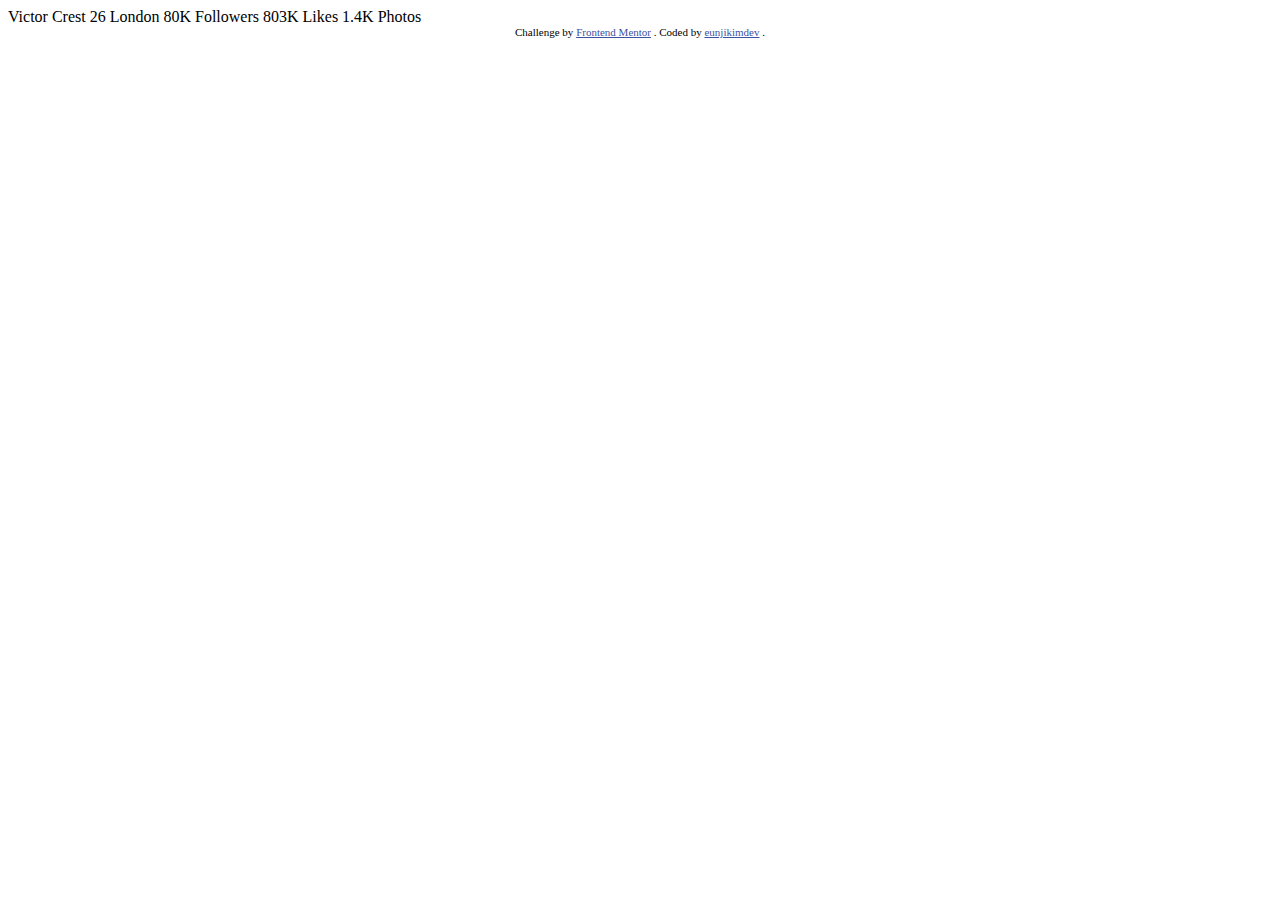
<file: index.html>
<!DOCTYPE html>
<html lang="en">
  <head>
    <meta charset="UTF-8" />
    <meta name="viewport" content="width=device-width, initial-scale=1.0" />

    <link rel="icon" type="image/png" sizes="32x32" href="./images/favicon-32x32.png" />
    <link rel="stylesheet" href="style.css" />

    <title>Frontend Mentor | Profile card component</title>
  </head>
  <body>
    Victor Crest 26 London 80K Followers 803K Likes 1.4K Photos
    <div class="attribution">
      Challenge by
      <a href="https://www.frontendmentor.io?ref=challenge" target="_blank">Frontend Mentor</a>
      . Coded by
      <a href="https://github.com/eunjikimdev">eunjikimdev</a>
      .
    </div>
  </body>
</html>
</file>
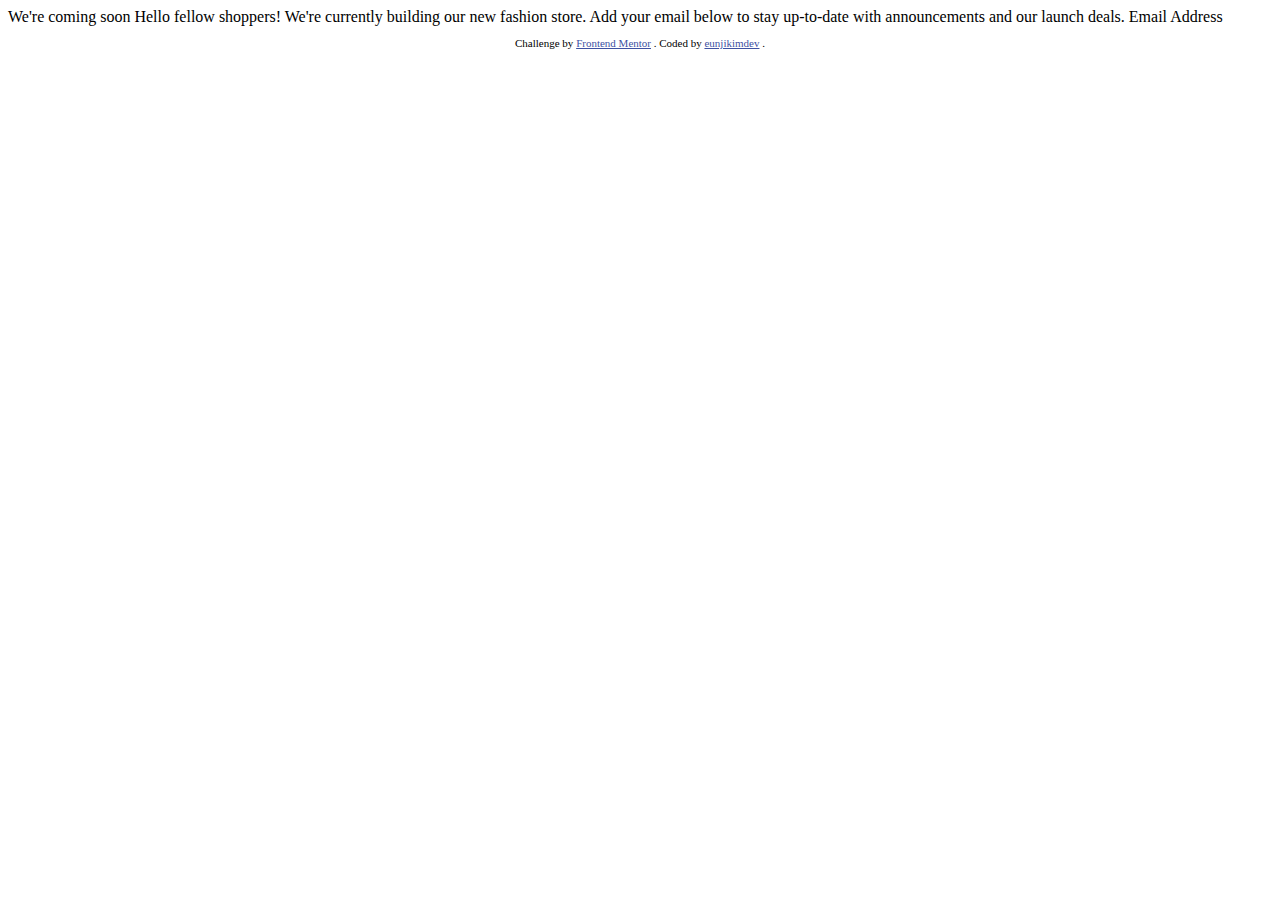
<file: base-apparel-coming-soon/index.html>
<!DOCTYPE html>
<html lang="en">
  <head>
    <meta charset="UTF-8" />
    <meta name="viewport" content="width=device-width, initial-scale=1.0" />
    <!-- displays site properly based on user's device -->

    <link rel="icon" type="image/png" sizes="32x32" href="./images/favicon-32x32.png" />

    <title>Frontend Mentor | Base Apparel coming soon page</title>

    <!-- Feel free to remove these styles or customise in your own stylesheet 👍 -->
    <style>
      .attribution {
        font-size: 11px;
        text-align: center;
      }
      .attribution a {
        color: hsl(228, 45%, 44%);
      }
    </style>
  </head>
  <body>
    We're coming soon Hello fellow shoppers! We're currently building our new fashion store. Add your email below to
    stay up-to-date with announcements and our launch deals. Email Address

    <footer>
      <p class="attribution">
        Challenge by
        <a href="https://www.frontendmentor.io?ref=challenge" target="_blank">Frontend Mentor</a>
        . Coded by
        <a href="https://github.com/eunjikimdev">eunjikimdev</a>
        .
      </p>
    </footer>
  </body>
</html>
</file>
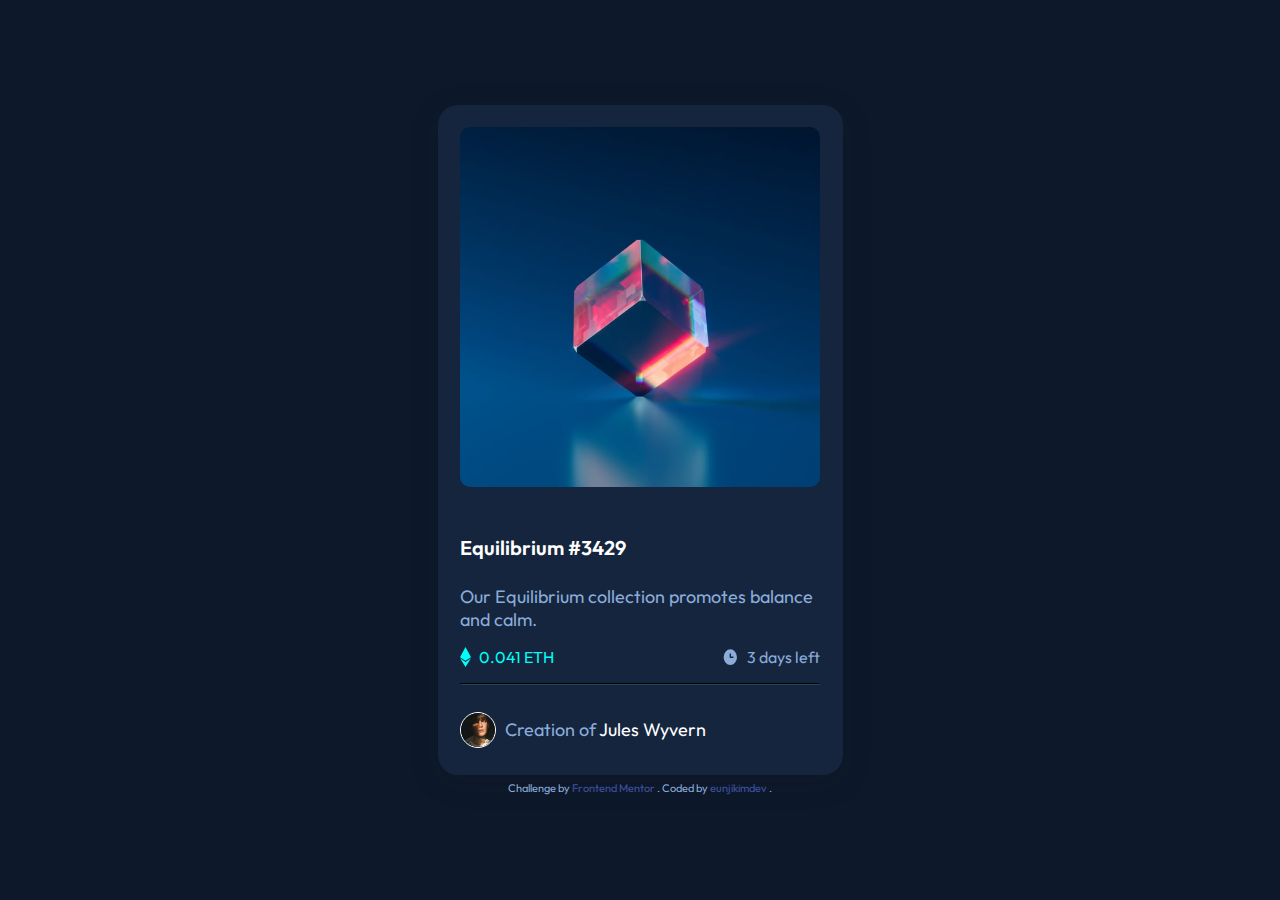
<file: nft-preview-card-component/index.html>
<!DOCTYPE html>
<html lang="en">
  <head>
    <meta charset="UTF-8" />
    <meta name="viewport" content="width=device-width, initial-scale=1.0" />
    <!-- displays site properly based on user's device -->

    <link rel="icon" type="image/png" sizes="32x32" href="./images/favicon-32x32.png" />

    <title>Frontend Mentor | NFT preview card component</title>
    <link rel="stylesheet" href="style.css" />
  </head>
  <body>
    <main class="container">
      <div class="main-image">
        <a href="#"><img src="images/image-equilibrium.jpg" alt="equilibrium image" /></a>
        <div class="image-overlay">
          <img src="images/icon-view.svg" alt="view icon" />
        </div>
      </div>
      <div class="text-box">
        <a href="#"><h1>Equilibrium #3429</h1></a>
        <p class="paragraph">Our Equilibrium collection promotes balance and calm.</p>
        <div class="flexbox">
          <div class="eth">
            <img src="images/icon-ethereum.svg" alt="ethereum icon" />
            <p>0.041 ETH</p>
          </div>
          <div class="day">
            <img src="images/icon-clock.svg" alt="clock icon" />
            <p>3 days left</p>
          </div>
        </div>
        <hr class="line" />
        <div class="author">
          <img src="images/image-avatar.png" alt="Creation of Jules Wyvern's avatar" />
          <p>
            Creation of
            <a href="#">Jules Wyvern</a>
          </p>
        </div>
      </div>
    </main>
    <footer class="attribution">
      <p>
        Challenge by
        <a href="https://www.frontendmentor.io?ref=challenge" target="_blank">Frontend Mentor</a>
        . Coded by
        <a href="#">eunjikimdev</a>
        .
      </p>
    </footer>
  </body>
</html>
</file>
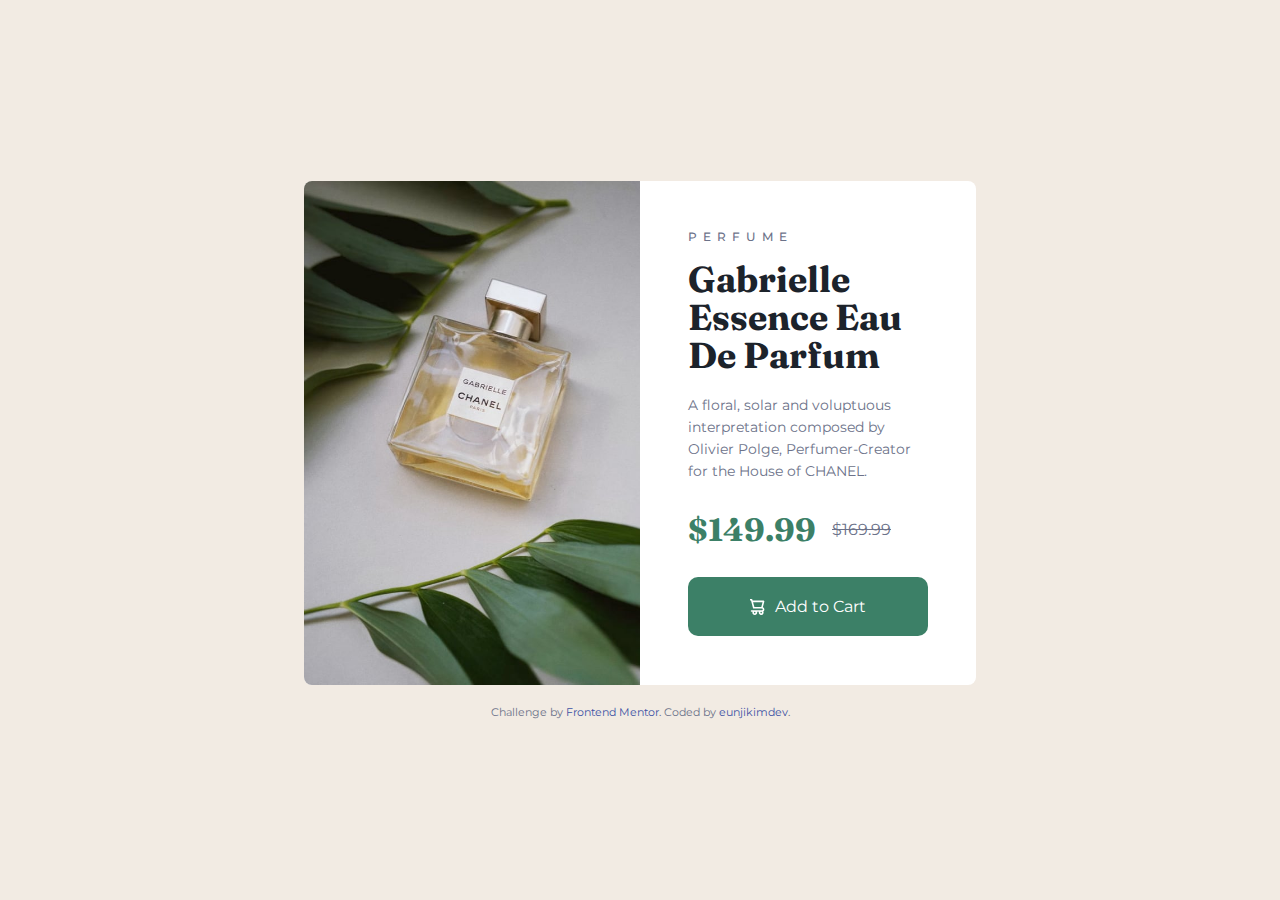
<file: product-preview-card-component/index.html>
<!DOCTYPE html>
<html lang="en">
  <head>
    <meta charset="UTF-8" />
    <meta name="viewport" content="width=device-width, initial-scale=1.0" />
    <!-- displays site properly based on user's device -->

    <link rel="icon" type="image/png" sizes="32x32" href="./images/favicon-32x32.png" />
    <link rel="stylesheet" href="style.css" />

    <title>Frontend Mentor | Product preview card component</title>
  </head>
  <body>
    <main>
      <div class="mainImage">
        <img class="desktop" src="images/image-product-desktop.jpg" alt="chanel perfume" />
        <img class="mobile" src="images/image-product-mobile.jpg" alt="chanel perfume" />
      </div>
      <div class="content">
        <p class="category">PERFUME</p>
        <h1 class="title">Gabrielle Essence Eau De Parfum</h1>
        <div class="explanation">
          <p>
            A floral, solar and voluptuous interpretation composed by Olivier Polge, Perfumer-Creator for the House of
            CHANEL.
          </p>
        </div>
        <div class="cost">
          <h1 class="price">$149.99</h1>
          <p class="originalPrice">$169.99</p>
        </div>
        <a href="#" class="button">
          <span class="button_icon">
            <img src="images/icon-cart.svg" alt="" />
          </span>
          <span class="button_text">Add to Cart</span>
        </a>
      </div>
    </main>

    <footer class="attribution">
      <span>Challenge by&nbsp;</span>
      <a href="https://www.frontendmentor.io?ref=challenge" target="_blank">Frontend Mentor</a>
      <span>. Coded by&nbsp;</span>
      <a href="https://github.com/eunjikimdev">eunjikimdev</a>
      <span>.</span>
    </footer>
  </body>
</html>
</file>
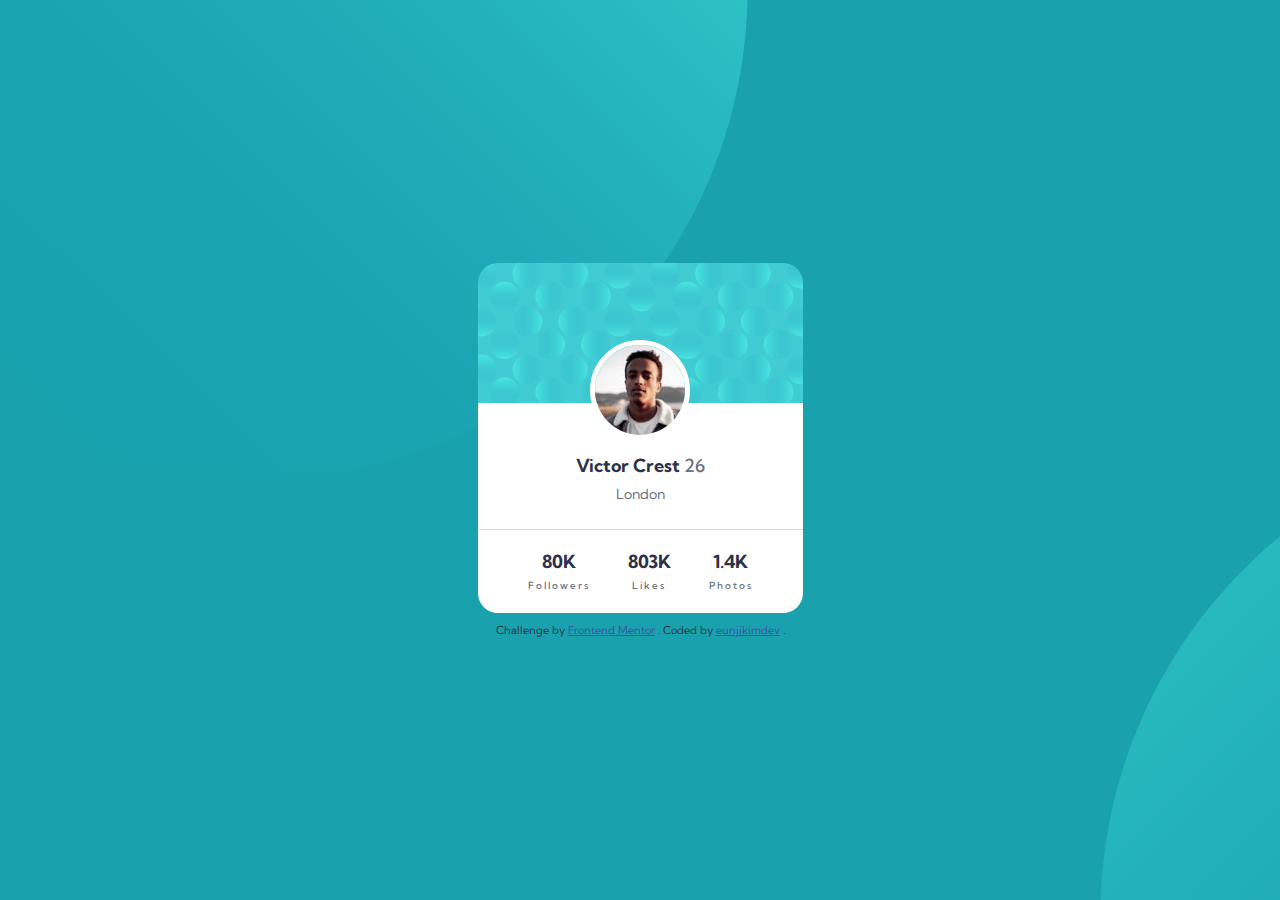
<file: profile-card-component-main/index.html>
<!DOCTYPE html>
<html lang="en">
  <head>
    <meta charset="UTF-8" />
    <meta name="viewport" content="width=device-width, initial-scale=1.0" />

    <link rel="icon" type="image/png" sizes="32x32" href="images/favicon-32x32.png" />
    <link rel="stylesheet" href="style.css" />

    <title>Frontend Mentor | Profile card component</title>
  </head>
  <body>
    <main class="card">
      <div class="imgBox">
        <img src="images/image-victor.jpg" alt="profile pic" />
      </div>

      <div class="content">
        <div class="details">
          <h1>
            Victor Crest
            <span>26</span>
          </h1>
          <p>London</p>
          <div class="stats">
            <ul>
              <li>
                <h2>80K</h2>
                <span>Followers</span>
              </li>
              <li>
                <h2>803K</h2>
                <span>Likes</span>
              </li>
              <li>
                <h2>1.4K</h2>
                <span>Photos</span>
              </li>
            </ul>
          </div>
        </div>
      </div>
    </main>
    <footer class="attribution">
      <span>
        Challenge by
        <a href="https://www.frontendmentor.io?ref=challenge" target="_blank">Frontend Mentor</a>
        . Coded by
        <a href="https://github.com/eunjikimdev">eunjikimdev</a>
        .
      </span>
    </footer>
  </body>
</html>
</file>
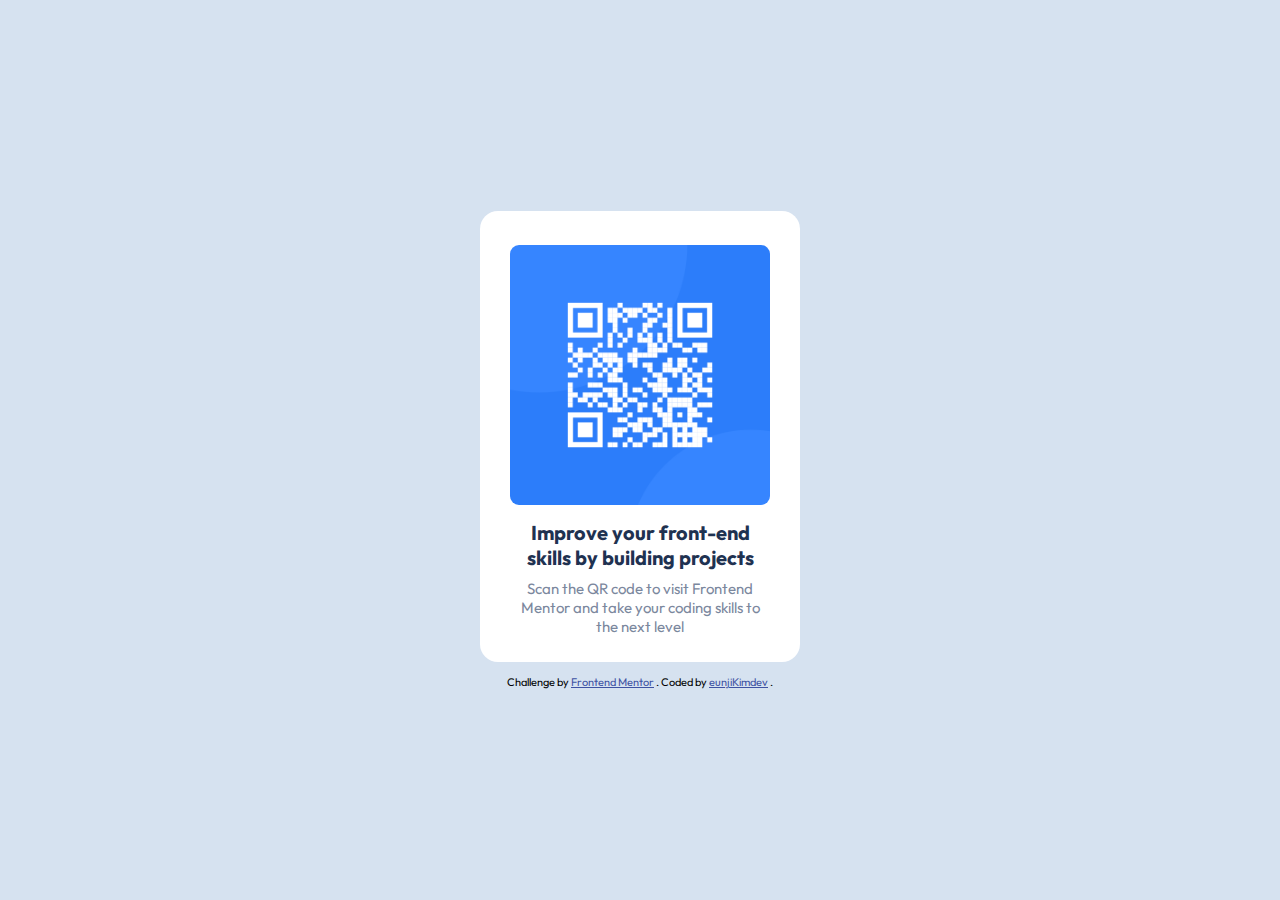
<file: qr-code-component/index.html>
<!DOCTYPE html>
<html lang="en">
  <head>
    <meta charset="UTF-8" />
    <meta name="viewport" content="width=device-width, initial-scale=1.0" />

    <link rel="icon" type="image/png" sizes="32x32" href="./images/favicon-32x32.png" />

    <title>Frontend Mentor | QR code component</title>

    <link rel="stylesheet" href="style.css" />
  </head>
  <body>
    <main>
      <img src="images/image-qr-code.png" alt="QR code to frontendmentor.io" />
      <div class="text">
        <h1>Improve your front-end skills by building projects</h1>
        <p>Scan the QR code to visit Frontend Mentor and take your coding skills to the next level</p>
      </div>
    </main>

    <footer>
      Challenge by
      <a href="https://www.frontendmentor.io?ref=challenge" target="_blank">Frontend Mentor</a>
      . Coded by
      <a href="#">eunjiKimdev</a>
      .
    </footer>
  </body>
</html>
</file>
<file: style.css>
.attribution {
  font-size: 11px;
  text-align: center;
}
.attribution a {
  color: hsl(228, 45%, 44%);
}
</file>
<file: nft-preview-card-component/style.css>
@import url("https://fonts.googleapis.com/css2?family=Outfit:wght@300;400;600&display=swap");

* {
  margin: 0;
  padding: 0;
  box-sizing: border-box;
  color: hsl(215, 51%, 70%);
}

a {
  text-decoration: none;
}

body {
  font-family: "Outfit", sans-serif;
  font-size: 1.125rem; /*18px*/
  display: flex;
  justify-content: center;
  align-items: center;
  flex-direction: column;
  min-height: 100vh;
  background-color: hsl(217, 54%, 11%);
}

.container {
  display: flex;
  justify-content: center;
  align-items: center;
  flex-direction: column;
  max-width: 22.5em;
  background-color: hsl(216, 50%, 16%);
  border-radius: 1.25rem;
  box-shadow: rgba(22, 22, 24, 0.2) 0px 7px 29px 0px;
}

.main-image {
  margin: 1.25em;
  position: relative;
  overflow: hidden;
}

.main-image img {
  display: flex;
  justify-content: center;
  align-items: center;
  flex-direction: column;
  width: 22.5em;
  /* height: 22.5em; */
  width: 100%;
  display: block;
  position: relative;
  border-radius: 0.625rem;
}

.image-overlay {
  position: absolute;
  top: 0;
  left: 0;
  width: 100%;
  height: 100%;
  background-color: hsla(178, 100%, 50%, 0.5);
  border-radius: 0.625rem;
  display: none;
}

.main-image:hover .image-overlay {
  display: block;
}

.image-overlay img {
  position: absolute;
  width: 3.125rem;
  top: 50%;
  left: 50%;
  transform: translate(-50%, -50%);
}

.text-box {
  padding: 0 1.25em;
}

.text-box h1 {
  font-size: 1.25rem;
  color: hsl(0, 0%, 100%);
  font-weight: 600;
  padding: 1.25em 0;
}

.text-box h1:hover {
  color: hsl(178, 100%, 50%);
}

.flexbox {
  display: flex;
  justify-content: space-between;
  align-items: center;
  padding: 1em 0;
  font-size: 1rem;
}

.eth,
.day {
  display: flex;
  color: hsl(178, 100%, 50%);
}

.eth p,
.day p {
  padding-left: 0.5em;
}
.eth p {
  color: hsl(178, 100%, 50%);
}

.line {
  border-color: hsl(215, 32%, 27%);
}

.author {
  display: flex;
  align-items: center;
  height: 5em;
}

.author img {
  width: 2em;
  height: 2em;
  border: 0.0625em solid hsl(0, 0%, 100%);
  border-radius: 50%;
}

.author p {
  margin-left: 0.5em;
}

.author a {
  color: hsl(0, 0%, 100%);
}

.author a:hover {
  color: hsl(178, 100%, 50%);
}

.attribution {
  font-size: 0.688rem; /*11px*/
  text-align: center;
  margin-top: 0.625em;
}
.attribution a {
  color: hsl(228, 45%, 44%);
}
</file>
<file: product-preview-card-component/style.css>
@import url("https://fonts.googleapis.com/css2?family=Fraunces:opsz,wght@9..144,700&family=Montserrat:wght@500;700&display=swap");

* {
  margin: 0;
  padding: 0;
  font-family: "Montserrat", sans-serif;
  color: hsl(228, 12%, 48%);
  box-sizing: border-box;
}

a {
  text-decoration: none;
}

img {
  border: none;
}

body {
  display: flex;
  flex-direction: column;
  justify-content: center;
  align-items: center;
  background-color: hsl(30, 38%, 92%);
  height: 100vh;
}

main {
  display: flex;
  width: 672px;
  background-color: hsl(0, 0%, 100%);
  border-radius: 8px;
  overflow: hidden;
}

.mainImage {
  display: flex;
  width: 336px;
  overflow: hidden;
}

.desktop {
  display: block;
  width: 336px;
}
.mobile {
  display: none;
  width: 336px;
}

.content {
  display: flex;
  flex-direction: column;
  width: 336px;
  padding: 48px;
}

.category {
  letter-spacing: 6px;
  font-size: 12px;
  font-weight: 500;
}

.title {
  display: flex;
  font-size: 36px;
  font-family: "Fraunces", serif;
  line-height: 38px;
  color: hsl(212, 21%, 14%);
  margin-top: 16px;
}

.explanation {
  display: flex;
  font-size: 14px;
  line-height: 22px;
  margin-top: 20px;
}

.cost {
  display: flex;
  margin: 28px 0;
  align-items: center;
}

.price {
  font-size: 32px;
  font-family: "Fraunces", serif;
  color: hsl(158, 36%, 37%);
}

.originalPrice {
  text-decoration: line-through;
  margin-left: 16px;
}

.button {
  display: flex;
  width: 100%;
  padding: 20px;
  background-color: hsl(158, 36%, 37%);
  border: none;
  border-radius: 10px;
  justify-content: center;
  transition: 0.3s;
}

.button:hover {
  background-color: hsl(212, 21%, 14%);
}

.button_icon {
  display: flex;
  justify-content: center;
  align-items: center;
}

.button_text {
  color: hsl(0, 0%, 100%);
  font-size: 16px;
  padding-left: 10px;
}

.attribution {
  display: flex;
  font-size: 11px;
  text-align: center;
  margin-top: 20px;
}
.attribution a {
  color: hsl(228, 45%, 44%);
}

@media screen and (max-width: 692px) {
  main {
    flex-direction: column;
    width: 336px;
  }

  .desktop {
    display: none;
  }

  .mobile {
    display: block;
  }
}
</file>
<file: profile-card-component-main/style.css>
@import url("https://fonts.googleapis.com/css2?family=Kumbh+Sans:wght@400;700&display=swap");

:root {
  /*color*/
  --Dark-cyan: hsl(185, 75%, 39%);
  --Very-dark-desaturated-blue: hsl(229, 23%, 23%);
  --Dark-grayish-blue: hsl(227, 10%, 46%);
  --Dark-gray: hsl(0, 0%, 59%);
}

* {
  margin: 0;
  padding: 0;
  box-sizing: border-box;
  font-family: "Kumbh Sans", sans-serif;
}

ul {
  list-style-type: none;
}

body {
  display: flex;
  flex-direction: column;
  justify-content: center;
  align-items: center;
  background-color: var(--Dark-cyan);
  background-image: url(images/bg-pattern-top.svg), url(images/bg-pattern-bottom.svg);
  background-position: -230px -500px, 1100px 425px;
  background-repeat: no-repeat;
  background-attachment: fixed;
  min-height: 100vh;
  color: var(--Very-dark-desaturated-blue);
}

.card {
  background-image: url(images/bg-pattern-card.svg);
  background-repeat: no-repeat;
  position: relative;
  width: 325px;
  height: 350px;
  background-color: #ffffff;
  border-radius: 20px;
}

.imgBox {
  position: absolute;
  top: 22%;
  left: 50%;
  transform: translateX(-50%);
  width: 100px;
  height: 100px;
  border-radius: 50%;
  overflow: hidden;
  border: 5px solid #ffffff;
  background-size: cover;
}

.imgBox img {
  object-fit: cover;
}

.content {
  display: flex;
  position: absolute;
  width: 100%;
  height: 100%;
  justify-content: center;
  align-items: flex-end;
}

.details {
  text-align: center;
  width: 100%;
}

.details h1 {
  font-size: 18px;
  font-weight: 700;
  margin-bottom: 8px;
}

.details span {
  font-weight: 500;
  color: var(--Dark-grayish-blue);
}

.details p {
  font-size: 14px;
  color: var(--Dark-grayish-blue);
  margin-bottom: 26px;
}

.stats {
  border-top: 1px solid hsl(0, 0%, 85%);
  margin-bottom: 20px;
  padding-top: 20px;
}

.stats ul {
  display: flex;
  justify-content: space-between;
  margin: 0 50px;
}

.stats h2 {
  font-size: 18px;
  font-weight: 700;
}

.stats span {
  font-size: 10px;
  font-weight: 500;
  color: var(--Dark-grayish-blue);
  letter-spacing: 2px;
}

.attribution {
  margin-top: 10px;
  font-size: 11px;
  text-align: center;
}
.attribution a {
  color: hsl(228, 45%, 44%);
}

@media (max-width: 650px) {
  body {
    background-position: -600px -600px, 200px 500px;
  }
}
</file>
<file: qr-code-component/style.css>
@import url("https://fonts.googleapis.com/css2?family=Outfit:wght@400;700&display=swap");

* {
  margin: 0;
  padding: 0;
  font-family: "Outfit", sans-serif;
}

body {
  display: flex;
  align-items: center;
  justify-content: center;
  flex-direction: column;
  min-height: 100vh;
  background-color: hsl(212, 45%, 89%);
}

main {
  display: flex;
  justify-content: center;
  align-items: center;
  flex-direction: column;
  width: 20em;
  height: 28.2em;
  background-color: #fff;
  border-radius: 1.125em;
  box-shadow: 0.625em rgba(0, 0, 0, 0.8);
}

img {
  max-width: 100%;
  margin: 0.563em;
  width: 16.25em;
  height: 16.25em;
  border-radius: 0.563em;
}

.text {
  width: 16.25em;
}

h1 {
  color: hsl(218, 44%, 22%);
  font-size: 1.25rem;
  font-weight: 700;
  text-align: center;
  margin-top: 0.3em;
}

p {
  color: hsl(220, 15%, 55%);
  margin-top: 0.625em;
  font-size: 0.938rem;
  font-weight: 400;
  text-align: center;
}

footer {
  margin-top: 1.25em;
  font-size: 0.688rem;
  text-align: center;
}

footer a {
  color: hsl(228, 45%, 44%);
}
</file>
